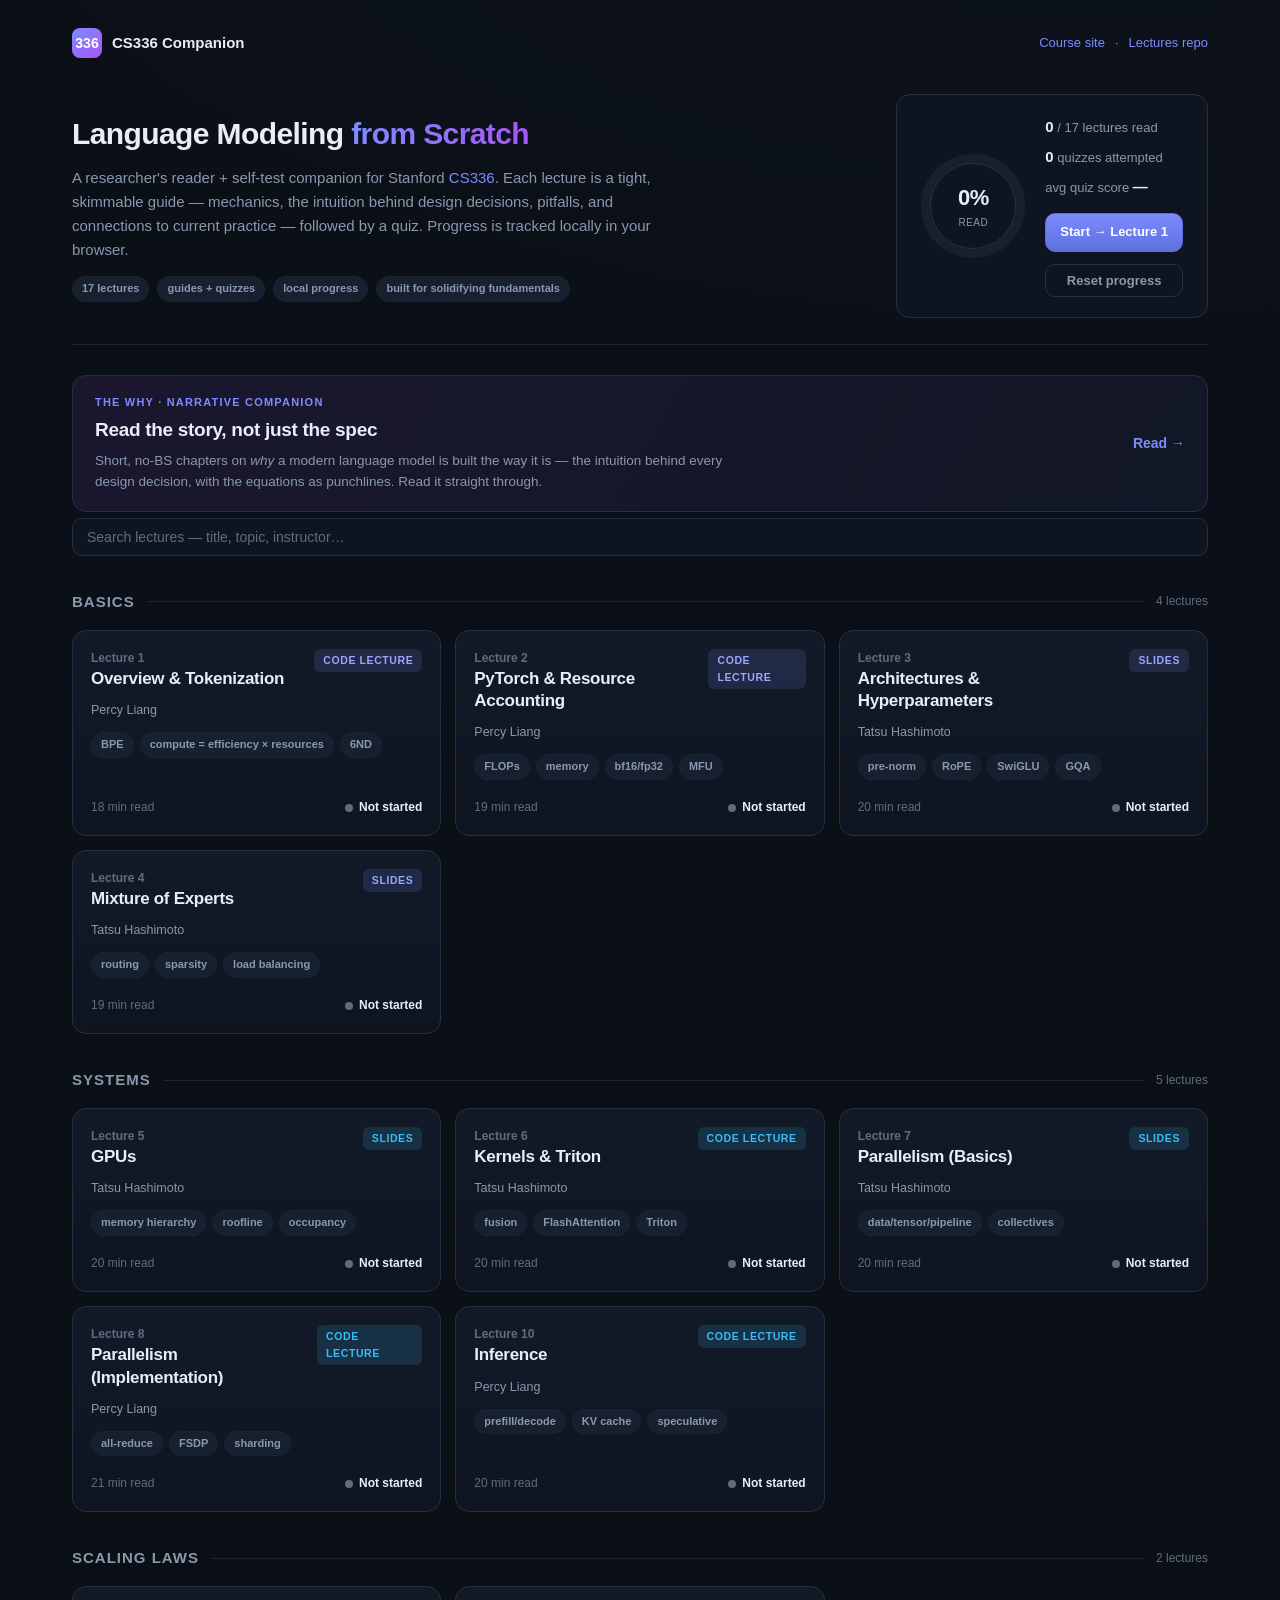
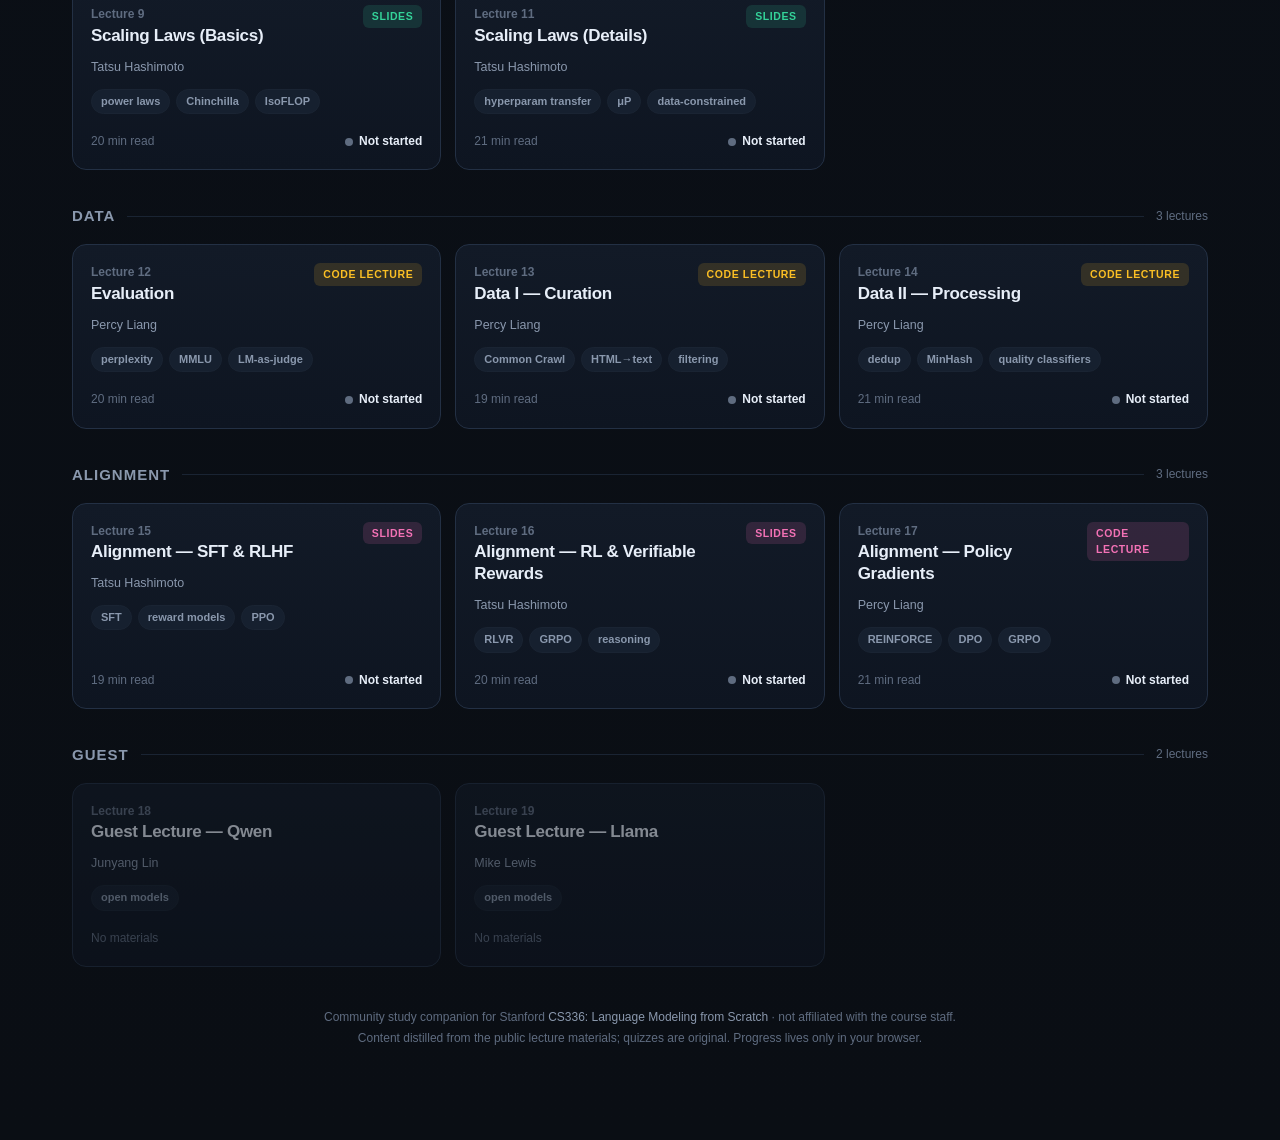
<file: index.html>
<!DOCTYPE html>
<html lang="en">
<head>
<meta charset="UTF-8" />
<meta name="viewport" content="width=device-width, initial-scale=1.0" />
<title>CS336 Companion — Language Modeling from Scratch</title>
<meta name="description" content="A reader + self-test companion for Stanford CS336: Language Modeling from Scratch. Lecture guides, insights, and quizzes with local progress tracking." />
<link rel="stylesheet" href="assets/app.css" />
</head>
<body>
<div class="wrap">
  <div class="sitebar">
    <a class="home-link" href="index.html"><span class="logo-mark">336</span> CS336 Companion</a>
    <div class="right"><a href="https://stanford-cs336.github.io/spring2025/" target="_blank" rel="noopener">Course site</a> · <a href="https://github.com/stanford-cs336/spring2025-lectures" target="_blank" rel="noopener">Lectures repo</a></div>
  </div>

  <div class="hero">
    <div>
      <h1>Language Modeling <span class="grad">from Scratch</span></h1>
      <p>A researcher's reader + self-test companion for Stanford <a href="https://stanford-cs336.github.io/spring2025/" target="_blank" rel="noopener">CS336</a>. Each lecture is a tight, skimmable guide — mechanics, the intuition behind design decisions, pitfalls, and connections to current practice — followed by a quiz. Progress is tracked locally in your browser.</p>
      <div class="meta">
        <span class="chip">17 lectures</span>
        <span class="chip">guides + quizzes</span>
        <span class="chip">local progress</span>
        <span class="chip">built for solidifying fundamentals</span>
      </div>
    </div>
    <div class="dash" id="dash"></div>
  </div>

  <a class="bookbanner" href="book.html">
    <div class="bb-l">
      <div class="eyebrow">The Why &middot; narrative companion</div>
      <h3>Read the story, not just the spec</h3>
      <p>Short, no-BS chapters on <em>why</em> a modern language model is built the way it is &mdash; the intuition behind every design decision, with the equations as punchlines. Read it straight through.</p>
    </div>
    <div class="bb-go">Read &rarr;</div>
  </a>

  <div id="units"></div>

  <div class="foot-note">
    Community study companion for Stanford <a href="https://stanford-cs336.github.io/spring2025/" target="_blank" rel="noopener">CS336: Language Modeling from Scratch</a> · not affiliated with the course staff.<br/>
    Content distilled from the public lecture materials; quizzes are original. Progress lives only in your browser.
  </div>
</div>

<script src="assets/core.js"></script>
<script src="assets/ui.js"></script>
<script src="lectures/lecture-01.js"></script>
<script src="lectures/lecture-02.js"></script>
<script src="lectures/lecture-03.js"></script>
<script src="lectures/lecture-04.js"></script>
<script src="lectures/lecture-05.js"></script>
<script src="lectures/lecture-06.js"></script>
<script src="lectures/lecture-07.js"></script>
<script src="lectures/lecture-08.js"></script>
<script src="lectures/lecture-09.js"></script>
<script src="lectures/lecture-10.js"></script>
<script src="lectures/lecture-11.js"></script>
<script src="lectures/lecture-12.js"></script>
<script src="lectures/lecture-13.js"></script>
<script src="lectures/lecture-14.js"></script>
<script src="lectures/lecture-15.js"></script>
<script src="lectures/lecture-16.js"></script>
<script src="lectures/lecture-17.js"></script>
<script src="assets/home.js"></script>
</body>
</html>
</file>
<file: assets/app.css>
/* CS336 Companion — design system */
:root {
  --bg: #0a0e14;
  --bg-2: #0b1018;
  --panel: #121a27;
  --panel-2: #0e1521;
  --panel-3: #16202f;
  --border: #233044;
  --border-soft: #1a2433;
  --text: #e7eef8;
  --text-2: #c3cedd;
  --muted: #8a98ad;
  --muted-2: #5f6c80;
  --accent: #7c8cff;
  --accent-2: #a855f7;
  --green: #34d399;
  --green-bg: rgba(52, 211, 153, 0.12);
  --red: #f87171;
  --red-bg: rgba(248, 113, 113, 0.12);
  --amber: #fbbf24;
  --amber-bg: rgba(251, 191, 36, 0.12);
  --cyan: #38bdf8;
  --cyan-bg: rgba(56, 189, 248, 0.12);
  --pink: #f472b6;
  --shadow: 0 12px 40px rgba(0, 0, 0, 0.45);
  --radius: 14px;
  --maxw: 1180px;
  --readw: 760px;
}
* { box-sizing: border-box; }
html, body { margin: 0; padding: 0; }
html { scroll-behavior: smooth; }
body {
  background: radial-gradient(1200px 600px at 85% -8%, #16203233, transparent),
              linear-gradient(180deg, #0b1018, #0a0e14);
  color: var(--text);
  font-family: -apple-system, BlinkMacSystemFont, "Segoe UI", Roboto, Helvetica, Arial, "Inter", "PingFang SC", "Hiragino Sans GB", "Microsoft YaHei", "Noto Sans SC", "Noto Sans CJK SC", sans-serif;
  line-height: 1.6;
  min-height: 100vh;
  -webkit-font-smoothing: antialiased;
}
a { color: var(--accent); text-decoration: none; }
a:hover { text-decoration: underline; }
::selection { background: rgba(124, 140, 255, 0.3); }

/* ---------- shared bits ---------- */
.wrap { max-width: var(--maxw); margin: 0 auto; padding: 28px 22px 90px; }
.btn { border: 1px solid var(--border); background: var(--panel); color: var(--text); padding: 8px 14px; border-radius: 10px; font-size: 13px; cursor: pointer; font-weight: 600; transition: all .15s ease; font-family: inherit; }
.btn:hover { border-color: var(--accent); }
.btn.ghost { background: transparent; color: var(--muted); }
.btn.ghost:hover { color: var(--red); border-color: var(--red); }
.btn.primary { background: linear-gradient(180deg, var(--accent), #5f6fe0); border-color: #5f6fe0; color: #fff; }
.btn.primary:hover { filter: brightness(1.08); }
.btn:disabled { opacity: .4; cursor: not-allowed; }
.chip { display: inline-block; font-size: 11px; font-weight: 600; padding: 3px 9px; border-radius: 99px; background: var(--panel-3); color: var(--muted); border: 1px solid var(--border-soft); }
.tag { font-size: 10.5px; font-weight: 700; text-transform: uppercase; letter-spacing: .6px; padding: 3px 9px; border-radius: 6px; }
.tag.basics { background: rgba(124,140,255,.14); color: #9aa6ff; }
.tag.systems { background: rgba(56,189,248,.14); color: var(--cyan); }
.tag.scaling { background: rgba(52,211,153,.14); color: var(--green); }
.tag.data { background: rgba(251,191,36,.14); color: var(--amber); }
.tag.alignment { background: rgba(244,114,182,.14); color: var(--pink); }
.tag.guest { background: rgba(138,152,173,.14); color: var(--muted); }

/* ---------- top site bar ---------- */
.sitebar { display: flex; align-items: center; justify-content: space-between; gap: 16px; margin-bottom: 28px; flex-wrap: wrap; }
.sitebar .home-link { display: flex; align-items: center; gap: 10px; font-weight: 700; color: var(--text); font-size: 15px; }
.sitebar .home-link:hover { text-decoration: none; color: var(--accent); }
.logo-mark { width: 30px; height: 30px; border-radius: 8px; background: linear-gradient(140deg, var(--accent), var(--accent-2)); display: grid; place-items: center; font-weight: 800; color: #fff; font-size: 14px; }
.sitebar .right { display: flex; align-items: center; gap: 10px; font-size: 13px; color: var(--muted); }

/* ---------- homepage hero ---------- */
.hero { display: grid; grid-template-columns: 1fr auto; gap: 28px; align-items: center; padding: 8px 0 26px; border-bottom: 1px solid var(--border-soft); margin-bottom: 30px; }
.hero h1 { font-size: 30px; margin: 0 0 8px; letter-spacing: -0.6px; }
.hero h1 .grad { background: linear-gradient(90deg, var(--accent), var(--accent-2)); -webkit-background-clip: text; background-clip: text; color: transparent; }
.hero p { color: var(--muted); font-size: 15px; max-width: 620px; margin: 0; }
.hero .meta { margin-top: 14px; display: flex; gap: 8px; flex-wrap: wrap; }

/* progress dashboard ring */
.dash { display: flex; align-items: center; gap: 20px; background: var(--panel-2); border: 1px solid var(--border); border-radius: var(--radius); padding: 20px 24px; }
.dash .ring { --p: 0; width: 104px; height: 104px; border-radius: 50%; display: grid; place-items: center; position: relative;
  background: conic-gradient(var(--accent) calc(var(--p) * 1%), var(--panel-3) 0); }
.dash .ring::before { content: ""; position: absolute; inset: 9px; border-radius: 50%; background: var(--panel-2); border: 1px solid var(--border); }
.dash .ring .inner { position: relative; text-align: center; }
.dash .ring .pct { font-size: 22px; font-weight: 800; letter-spacing: -.5px; }
.dash .ring .lbl { font-size: 10px; color: var(--muted); text-transform: uppercase; letter-spacing: .5px; }
.dash .stats { display: flex; flex-direction: column; gap: 6px; }
.dash .stats .s { font-size: 13px; color: var(--muted); }
.dash .stats .s b { color: var(--text); font-size: 15px; font-variant-numeric: tabular-nums; }
.dash .stats .reset { margin-top: 6px; }

/* ---------- units + lecture cards ---------- */
.unit { margin: 34px 0 16px; display: flex; align-items: center; gap: 12px; }
.unit h2 { font-size: 15px; text-transform: uppercase; letter-spacing: 1px; color: var(--muted); margin: 0; font-weight: 700; }
.unit .rule { flex: 1; height: 1px; background: var(--border-soft); }
.unit .ucount { font-size: 12px; color: var(--muted-2); }

.grid { display: grid; grid-template-columns: repeat(auto-fill, minmax(330px, 1fr)); gap: 14px; }
.lcard { position: relative; display: flex; flex-direction: column; gap: 10px; background: linear-gradient(180deg, var(--panel), var(--panel-2)); border: 1px solid var(--border); border-radius: var(--radius); padding: 18px; transition: all .15s ease; cursor: pointer; text-decoration: none; color: var(--text); }
.lcard:hover { border-color: var(--accent); transform: translateY(-2px); text-decoration: none; box-shadow: var(--shadow); }
.lcard.locked { opacity: .55; cursor: default; }
.lcard.locked:hover { transform: none; border-color: var(--border); box-shadow: none; }
.lcard .top { display: flex; align-items: flex-start; justify-content: space-between; gap: 10px; }
.lcard .num { font-size: 12px; font-weight: 700; color: var(--muted-2); font-variant-numeric: tabular-nums; }
.lcard h3 { font-size: 17px; margin: 0; letter-spacing: -.3px; line-height: 1.3; }
.lcard .by { font-size: 12.5px; color: var(--muted); }
.lcard .topics { display: flex; gap: 6px; flex-wrap: wrap; margin-top: 2px; }
.lcard .foot { display: flex; align-items: center; justify-content: space-between; gap: 10px; margin-top: auto; padding-top: 8px; }
.lcard .est { font-size: 12px; color: var(--muted-2); }
.statusdot { display: inline-flex; align-items: center; gap: 6px; font-size: 12px; font-weight: 600; }
.statusdot .d { width: 8px; height: 8px; border-radius: 50%; background: var(--muted-2); }
.statusdot.read .d { background: var(--cyan); }
.statusdot.done .d { background: var(--green); }
.scorebadge { font-size: 12px; font-weight: 700; padding: 3px 9px; border-radius: 99px; border: 1px solid var(--border); color: var(--muted); }
.scorebadge.good { color: var(--green); border-color: rgba(52,211,153,.4); background: var(--green-bg); }
.scorebadge.mid { color: var(--amber); border-color: rgba(251,191,36,.4); background: var(--amber-bg); }
.scorebadge.low { color: var(--red); border-color: rgba(248,113,113,.4); background: var(--red-bg); }

/* ---------- lecture page ---------- */
.lecwrap { max-width: var(--maxw); margin: 0 auto; padding: 24px 22px 100px; display: grid; grid-template-columns: 240px minmax(0, 1fr); gap: 40px; align-items: start; }
.toc { position: sticky; top: 22px; align-self: start; max-height: calc(100vh - 44px); overflow-y: auto; padding-right: 8px; }
.toc .tlabel { font-size: 11px; text-transform: uppercase; letter-spacing: .8px; color: var(--muted-2); font-weight: 700; margin: 0 0 10px; }
.toc a { display: block; font-size: 13px; color: var(--muted); padding: 5px 10px; border-left: 2px solid var(--border-soft); margin-left: 2px; transition: all .12s ease; line-height: 1.4; }
.toc a:hover { color: var(--text); text-decoration: none; border-color: var(--muted); }
.toc a.active { color: var(--accent); border-color: var(--accent); background: rgba(124,140,255,.06); }
.toc .progress-mini { margin-top: 16px; padding-top: 14px; border-top: 1px solid var(--border-soft); }
.toc .progress-mini .bar { height: 6px; background: var(--panel-3); border-radius: 99px; overflow: hidden; }
.toc .progress-mini .bar > span { display: block; height: 100%; background: linear-gradient(90deg, var(--accent), var(--accent-2)); transition: width .3s ease; }
.toc .progress-mini .t { font-size: 11px; color: var(--muted); margin-top: 6px; }

.article { min-width: 0; max-width: var(--readw); }
.lechead { margin-bottom: 8px; }
.lechead .crumb { font-size: 13px; color: var(--muted); margin-bottom: 14px; display: flex; gap: 8px; align-items: center; flex-wrap: wrap; }
.lechead h1 { font-size: 30px; margin: 0 0 10px; letter-spacing: -.6px; line-height: 1.2; }
.lechead .submeta { display: flex; gap: 10px; flex-wrap: wrap; align-items: center; color: var(--muted); font-size: 13px; }
.lechead .overview { margin: 20px 0 8px; font-size: 16.5px; color: var(--text-2); line-height: 1.7; padding: 16px 18px; background: var(--panel-2); border: 1px solid var(--border-soft); border-radius: 12px; border-left: 3px solid var(--accent); }

/* content typography */
.section { margin: 36px 0; scroll-margin-top: 20px; }
.section > h2 { font-size: 22px; margin: 0 0 4px; letter-spacing: -.4px; padding-bottom: 8px; border-bottom: 1px solid var(--border-soft); }
.b-h { font-size: 17px; margin: 26px 0 10px; color: var(--text); letter-spacing: -.2px; }
.b-p { margin: 13px 0; color: var(--text-2); font-size: 16px; line-height: 1.75; }
.b-p code, .b-li code, .callout code, td code { background: var(--panel-3); border: 1px solid var(--border-soft); border-radius: 5px; padding: 1px 6px; font-size: .88em; font-family: ui-monospace, SFMono-Regular, Menlo, monospace; color: #d9c8ff; }
.b-ul, .b-ol { margin: 13px 0; padding-left: 22px; color: var(--text-2); }
.b-li { margin: 7px 0; font-size: 16px; line-height: 1.7; }
.b-ul .b-li { list-style: none; position: relative; }
.b-ul .b-li::before { content: ""; position: absolute; left: -16px; top: 11px; width: 6px; height: 6px; border-radius: 50%; background: var(--accent); }

.callout { margin: 18px 0; padding: 14px 16px 14px 18px; border-radius: 10px; border: 1px solid var(--border-soft); border-left: 3px solid var(--muted); background: var(--panel-2); font-size: 15.5px; line-height: 1.7; color: var(--text-2); }
.callout .cl-title { font-size: 11px; font-weight: 800; text-transform: uppercase; letter-spacing: .7px; margin-bottom: 5px; display: flex; align-items: center; gap: 7px; }
.callout.key { border-left-color: var(--accent); background: rgba(124,140,255,.07); }
.callout.key .cl-title { color: var(--accent); }
.callout.insight { border-left-color: var(--green); background: var(--green-bg); }
.callout.insight .cl-title { color: var(--green); }
.callout.pitfall { border-left-color: var(--red); background: var(--red-bg); }
.callout.pitfall .cl-title { color: var(--red); }
.callout.connection { border-left-color: var(--cyan); background: var(--cyan-bg); }
.callout.connection .cl-title { color: var(--cyan); }
.callout.note { border-left-color: var(--amber); background: var(--amber-bg); }
.callout.note .cl-title { color: var(--amber); }

.b-code { margin: 16px 0; background: #0a0f18; border: 1px solid var(--border); border-radius: 10px; overflow: hidden; }
.b-code .lang { font-size: 10.5px; text-transform: uppercase; letter-spacing: .6px; color: var(--muted-2); padding: 7px 14px; border-bottom: 1px solid var(--border-soft); background: var(--panel-2); }
.b-code pre { margin: 0; padding: 14px 16px; overflow-x: auto; font-family: ui-monospace, SFMono-Regular, Menlo, monospace; font-size: 13px; line-height: 1.6; color: #cdd6e3; }

.b-table { margin: 18px 0; overflow-x: auto; }
.b-table table { border-collapse: collapse; width: 100%; font-size: 14.5px; }
.b-table th, .b-table td { text-align: left; padding: 9px 13px; border-bottom: 1px solid var(--border-soft); }
.b-table th { color: var(--text); font-weight: 700; border-bottom-color: var(--border); background: var(--panel-2); }
.b-table td { color: var(--text-2); }
.b-table tr:hover td { background: rgba(255,255,255,.015); }

.b-quote { margin: 18px 0; padding: 8px 0 8px 18px; border-left: 3px solid var(--border); color: var(--muted); font-style: italic; }
.b-quote .cite { display: block; font-style: normal; font-size: 13px; color: var(--muted-2); margin-top: 6px; }
.b-math { margin: 18px 0; overflow-x: auto; }

/* takeaways + references */
.takeaways { margin: 40px 0 24px; padding: 22px 24px; border: 1px solid var(--border); border-radius: var(--radius); background: linear-gradient(180deg, rgba(124,140,255,.06), var(--panel-2)); }
.takeaways h2 { font-size: 16px; margin: 0 0 14px; text-transform: uppercase; letter-spacing: .8px; color: var(--accent); }
.takeaways ol { margin: 0; padding-left: 20px; }
.takeaways li { margin: 9px 0; color: var(--text-2); font-size: 15.5px; line-height: 1.7; }
.refs { margin: 28px 0; }
.refs h3 { font-size: 13px; text-transform: uppercase; letter-spacing: .8px; color: var(--muted); margin: 0 0 10px; }
.refs ul { list-style: none; margin: 0; padding: 0; display: flex; flex-direction: column; gap: 5px; }
.refs li { font-size: 13.5px; color: var(--muted); }

/* prev/next */
.lecnav { display: flex; justify-content: space-between; gap: 14px; margin-top: 40px; padding-top: 22px; border-top: 1px solid var(--border-soft); }
.lecnav a { flex: 1; max-width: 48%; padding: 14px 16px; border: 1px solid var(--border); border-radius: 12px; background: var(--panel-2); transition: all .15s ease; }
.lecnav a:hover { border-color: var(--accent); text-decoration: none; }
.lecnav a.next { text-align: right; }
.lecnav .dir { font-size: 11px; text-transform: uppercase; letter-spacing: .6px; color: var(--muted-2); }
.lecnav .ttl { font-size: 14px; font-weight: 600; color: var(--text); margin-top: 3px; }

/* ---------- quiz (embedded) ---------- */
.quizblock { margin: 44px 0 0; scroll-margin-top: 20px; }
.quizblock > .qbhead { display: flex; align-items: center; justify-content: space-between; gap: 12px; margin-bottom: 6px; flex-wrap: wrap; }
.quizblock > .qbhead h2 { font-size: 22px; margin: 0; letter-spacing: -.4px; }
.quizblock > .qbhead .seg { display: inline-flex; background: var(--panel-2); border: 1px solid var(--border); border-radius: 9px; padding: 3px; }
.quizblock > .qbhead .seg button { border: 0; background: transparent; color: var(--muted); padding: 5px 11px; font-size: 12.5px; border-radius: 7px; cursor: pointer; font-weight: 600; }
.quizblock > .qbhead .seg button.active { background: var(--panel-3); color: var(--text); box-shadow: inset 0 0 0 1px var(--border); }
.qpalette { display: flex; flex-wrap: wrap; gap: 6px; margin: 14px 0 18px; }
.qpalette .pdot { width: 28px; height: 28px; border-radius: 7px; border: 1px solid var(--border); background: var(--panel-2); color: var(--muted); font-size: 11.5px; font-weight: 700; cursor: pointer; display: grid; place-items: center; transition: all .12s ease; }
.qpalette .pdot:hover { border-color: var(--accent); color: var(--text); }
.qpalette .pdot.answered { background: #1d2740; color: var(--text); border-color: #34406a; }
.qpalette .pdot.correct { background: var(--green-bg); border-color: var(--green); color: var(--green); }
.qpalette .pdot.incorrect { background: var(--red-bg); border-color: var(--red); color: var(--red); }
.qpalette .pdot.current { outline: 2px solid var(--accent); outline-offset: 2px; }
.qcard { background: linear-gradient(180deg, var(--panel), var(--panel-2)); border: 1px solid var(--border); border-radius: var(--radius); padding: 22px; }
.qmeta { display: flex; align-items: center; gap: 10px; margin-bottom: 12px; }
.qbadge { font-size: 10.5px; font-weight: 700; text-transform: uppercase; letter-spacing: .5px; padding: 3px 9px; border-radius: 99px; background: rgba(124,140,255,.12); color: var(--accent); border: 1px solid rgba(124,140,255,.25); }
.qnum { color: var(--muted); font-size: 12.5px; font-weight: 600; }
.qtext { font-size: 18px; font-weight: 600; margin: 0 0 18px; letter-spacing: -.2px; line-height: 1.5; }
.qopts { display: flex; flex-direction: column; gap: 9px; }
.qopt { display: flex; align-items: flex-start; gap: 12px; padding: 13px 15px; border: 1px solid var(--border); border-radius: 11px; background: var(--panel-2); cursor: pointer; transition: all .12s ease; text-align: left; color: var(--text); font-size: 14.5px; width: 100%; font-family: inherit; line-height: 1.5; }
.qopt:hover { border-color: var(--accent); background: #131c2c; }
.qopt .key { flex: none; width: 23px; height: 23px; border-radius: 6px; border: 1px solid var(--border); display: grid; place-items: center; font-size: 11.5px; font-weight: 800; color: var(--muted); background: var(--panel); }
.qopt.selected { border-color: var(--accent); background: #18233a; box-shadow: inset 0 0 0 1px var(--accent); }
.qopt.selected .key { background: var(--accent); color: #fff; border-color: var(--accent); }
.qopt.correct { border-color: var(--green); background: var(--green-bg); box-shadow: inset 0 0 0 1px var(--green); }
.qopt.correct .key { background: var(--green); color: #06281d; border-color: var(--green); }
.qopt.incorrect { border-color: var(--red); background: var(--red-bg); box-shadow: inset 0 0 0 1px var(--red); }
.qopt.incorrect .key { background: var(--red); color: #2a0a0a; border-color: var(--red); }
.qopt.locked { cursor: default; }
.qopt .mark { margin-left: auto; font-weight: 800; }
.qopt.correct .mark { color: var(--green); }
.qopt.incorrect .mark { color: var(--red); }
.qexplain { margin-top: 14px; padding: 13px 15px; border-radius: 10px; border: 1px solid var(--border-soft); font-size: 14px; line-height: 1.65; color: var(--text-2); }
.qexplain.good { border-color: rgba(52,211,153,.4); background: var(--green-bg); }
.qexplain.bad { border-color: rgba(248,113,113,.35); background: var(--red-bg); }
.qexplain .lbl { font-size: 10.5px; font-weight: 700; text-transform: uppercase; letter-spacing: .6px; margin-bottom: 4px; }
.qexplain.good .lbl { color: var(--green); }
.qexplain.bad .lbl { color: var(--red); }
.qnav { display: flex; align-items: center; justify-content: space-between; gap: 12px; margin-top: 18px; }
.qnav .hint { font-size: 11.5px; color: var(--muted-2); }
kbd { font-family: ui-monospace, SFMono-Regular, Menlo, monospace; font-size: 11px; background: var(--panel-2); border: 1px solid var(--border); border-bottom-width: 2px; border-radius: 5px; padding: 1px 6px; color: var(--muted); }

/* quiz results */
.qresults .qr-hero { display: flex; align-items: center; gap: 22px; flex-wrap: wrap; }
.qresults .ring { --p: 0; width: 120px; height: 120px; border-radius: 50%; display: grid; place-items: center; position: relative; flex: none;
  background: conic-gradient(var(--accent) calc(var(--p) * 1%), var(--panel-3) 0); }
.qresults .ring::before { content: ""; position: absolute; inset: 10px; border-radius: 50%; background: var(--panel); border: 1px solid var(--border); }
.qresults .ring .inner { position: relative; text-align: center; }
.qresults .ring .pct { font-size: 26px; font-weight: 800; }
.qresults .ring .frac { font-size: 12px; color: var(--muted); }
.qresults .verdict { font-size: 17px; font-weight: 600; }
.qresults .vsub { font-size: 13.5px; color: var(--muted); margin-top: 3px; }
.review-list { display: flex; flex-direction: column; gap: 10px; margin-top: 18px; }
.rev { border: 1px solid var(--border); border-radius: 11px; padding: 13px 15px; background: var(--panel-2); }
.rev .q { font-weight: 600; margin: 0 0 7px; font-size: 14.5px; }
.rev .line { font-size: 13px; margin: 3px 0; }
.rev .you { color: var(--red); } .rev .ok { color: var(--green); } .rev .na { color: var(--amber); }
.rev .why { color: var(--muted); margin-top: 6px; font-size: 13px; line-height: 1.6; }

/* ---------- misc ---------- */
.foot-note { text-align: center; color: var(--muted-2); font-size: 12px; margin-top: 40px; line-height: 1.8; }
.foot-note a { color: var(--muted); }
.empty-good { text-align: center; color: var(--green); padding: 16px; font-weight: 600; }
.notfound { text-align: center; padding: 80px 20px; color: var(--muted); }

/* ---------- "The Why" book ---------- */
.book-hero { margin-bottom: 18px; padding-bottom: 22px; border-bottom: 1px solid var(--border-soft); }
.book-hero .eyebrow { font-size: 12px; text-transform: uppercase; letter-spacing: 1.4px; color: var(--accent); font-weight: 700; }
.book-hero h1 { font-size: 32px; margin: 8px 0 10px; letter-spacing: -.6px; }
.book-hero h1 .grad { background: linear-gradient(90deg, var(--accent), var(--accent-2)); -webkit-background-clip: text; background-clip: text; color: transparent; }
.book-hero p { color: var(--text-2); font-size: 16px; max-width: 640px; line-height: 1.7; margin: 0 0 14px; }
.credit { font-size: 13px; color: var(--muted); background: var(--panel-2); border: 1px solid var(--border-soft); border-left: 3px solid var(--accent-2); border-radius: 10px; padding: 12px 15px; line-height: 1.6; }
.credit b { color: var(--text-2); font-weight: 600; }

.part { margin: 44px 0 8px; }
.part .pnum { font-size: 12px; text-transform: uppercase; letter-spacing: 1.2px; color: var(--muted-2); font-weight: 700; }
.part h2 { font-size: 24px; margin: 4px 0 6px; letter-spacing: -.4px; }
.part .pblurb { color: var(--muted); font-size: 14.5px; margin: 0; }
.part .prule { height: 1px; background: var(--border-soft); margin-top: 14px; }

.chapter { margin: 30px 0; scroll-margin-top: 20px; }
.chapter .chead { display: flex; align-items: baseline; gap: 12px; flex-wrap: wrap; }
.chapter .cnum { font-size: 13px; font-weight: 800; color: var(--accent); font-variant-numeric: tabular-nums; }
.chapter h3 { font-size: 20px; margin: 0; letter-spacing: -.3px; }
.chapter .kicker { font-size: 16px; color: var(--text); font-style: italic; margin: 8px 0 12px; padding-left: 14px; border-left: 2px solid var(--accent-2); }
.chapter .essay .b-p:first-child { margin-top: 0; }
.chapter .cfoot { margin-top: 12px; }
.chapter .cfoot a { font-size: 13px; font-weight: 600; }
.chapter .pending { color: var(--muted-2); font-size: 14px; font-style: italic; }

/* essay teaser on the lecture page header */
.essay-link { display: inline-flex; align-items: center; gap: 7px; margin-top: 14px; font-size: 13.5px; color: var(--text-2); background: var(--panel-2); border: 1px solid var(--border-soft); border-left: 3px solid var(--accent-2); border-radius: 9px; padding: 9px 13px; text-decoration: none; }
.essay-link:hover { border-color: var(--accent); text-decoration: none; }
.essay-link .el-kick { color: var(--muted); font-style: italic; }
.essay-link .el-go { color: var(--accent); font-weight: 700; }

/* homepage book banner */
.bookbanner { display: flex; align-items: center; justify-content: space-between; gap: 18px; margin: 26px 0 4px; padding: 18px 22px; border: 1px solid var(--border); border-radius: var(--radius); background: linear-gradient(120deg, rgba(168,85,247,.10), rgba(124,140,255,.06)); text-decoration: none; transition: all .15s ease; }
.bookbanner:hover { border-color: var(--accent); text-decoration: none; transform: translateY(-1px); }
.bookbanner .bb-l .eyebrow { font-size: 11px; text-transform: uppercase; letter-spacing: 1.2px; color: var(--accent); font-weight: 700; }
.bookbanner .bb-l h3 { font-size: 19px; margin: 4px 0 4px; color: var(--text); letter-spacing: -.3px; }
.bookbanner .bb-l p { font-size: 13.5px; color: var(--muted); margin: 0; max-width: 640px; }
.bookbanner .bb-go { flex: none; font-weight: 700; color: var(--accent); font-size: 14px; }

@media (max-width: 900px) {
  .lecwrap { grid-template-columns: 1fr; gap: 18px; }
  .toc { display: none; }
  .hero { grid-template-columns: 1fr; }
  .dash { justify-self: start; }
  .bookbanner { flex-direction: column; align-items: flex-start; }
}
@media (max-width: 560px) {
  .grid { grid-template-columns: 1fr; }
  .hero h1 { font-size: 25px; }
}

/* ---------- quality-of-life: toast, back-to-top, code copy, anchors, switcher, home controls ---------- */
.cs-toast { position: fixed; left: 50%; bottom: 26px; transform: translateX(-50%) translateY(8px); background: #1b2740; color: var(--text); border: 1px solid var(--border); border-radius: 10px; padding: 9px 16px; font-size: 13px; font-weight: 600; box-shadow: var(--shadow); opacity: 0; pointer-events: none; transition: opacity .18s ease, transform .18s ease; z-index: 200; }
.cs-toast.show { opacity: 1; transform: translateX(-50%) translateY(0); }

.cs-top { position: fixed; right: 22px; bottom: 22px; width: 42px; height: 42px; border-radius: 50%; border: 1px solid var(--border); background: var(--panel); color: var(--text); font-size: 18px; cursor: pointer; display: grid; place-items: center; opacity: 0; transform: translateY(10px); pointer-events: none; transition: all .18s ease; z-index: 150; box-shadow: var(--shadow); }
.cs-top.show { opacity: 1; transform: translateY(0); pointer-events: auto; }
.cs-top:hover { border-color: var(--accent); color: var(--accent); }

.b-code .lang { display: flex; align-items: center; justify-content: space-between; }
.code-copy { border: 1px solid var(--border); background: var(--panel); color: var(--muted); font-size: 10.5px; font-weight: 700; text-transform: uppercase; letter-spacing: .5px; padding: 2px 9px; border-radius: 6px; cursor: pointer; font-family: inherit; transition: all .12s ease; }
.code-copy:hover { color: var(--text); border-color: var(--accent); }

.section > h2 .hanchor { opacity: 0; color: var(--muted-2); text-decoration: none; font-weight: 700; transition: opacity .12s ease; margin-left: -22px; padding-right: 8px; }
.section > h2:hover .hanchor { opacity: 1; }
.section > h2 .hanchor:hover { color: var(--accent); }

.lec-switch { background: var(--panel-2); color: var(--text); border: 1px solid var(--border); border-radius: 7px; padding: 3px 8px; font-size: 12.5px; font-family: inherit; cursor: pointer; max-width: 340px; }
.lec-switch:hover { border-color: var(--accent); }

.lecnav-wrap { margin-top: 40px; }
.navhint { text-align: center; font-size: 11.5px; color: var(--muted-2); margin-top: 12px; }

.home-controls { display: flex; gap: 10px; align-items: center; margin: 6px 0 2px; flex-wrap: wrap; }
.home-search { flex: 1; min-width: 220px; background: var(--panel-2); border: 1px solid var(--border); color: var(--text); border-radius: 10px; padding: 10px 14px; font-size: 14px; font-family: inherit; outline: none; }
.home-search:focus { border-color: var(--accent); }
.home-search::placeholder { color: var(--muted-2); }
.no-results { color: var(--muted); font-size: 14px; padding: 22px 4px; }
.dash .stats .continue { margin-top: 8px; text-decoration: none; display: inline-block; text-align: center; }

a:focus-visible, button:focus-visible, select:focus-visible, input:focus-visible, .lcard:focus-visible { outline: 2px solid var(--accent); outline-offset: 2px; border-radius: 8px; }
</file>
